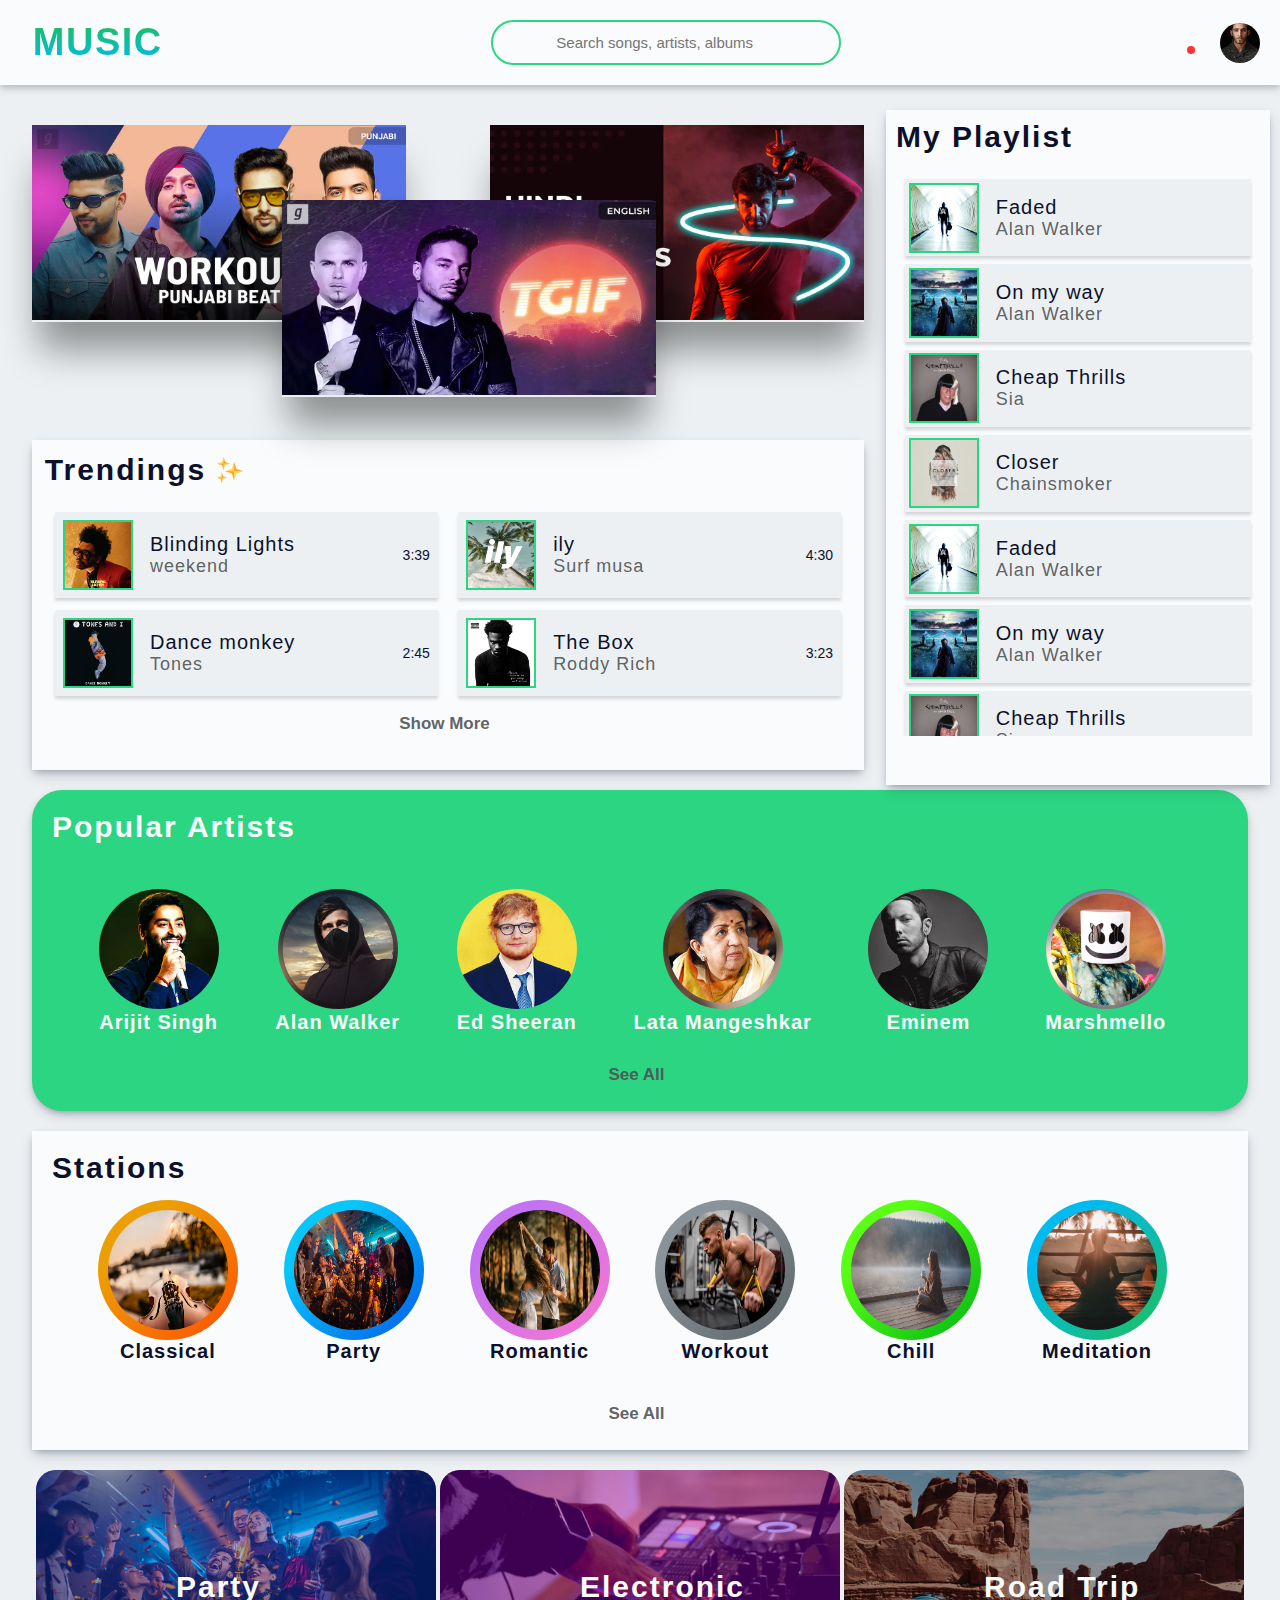
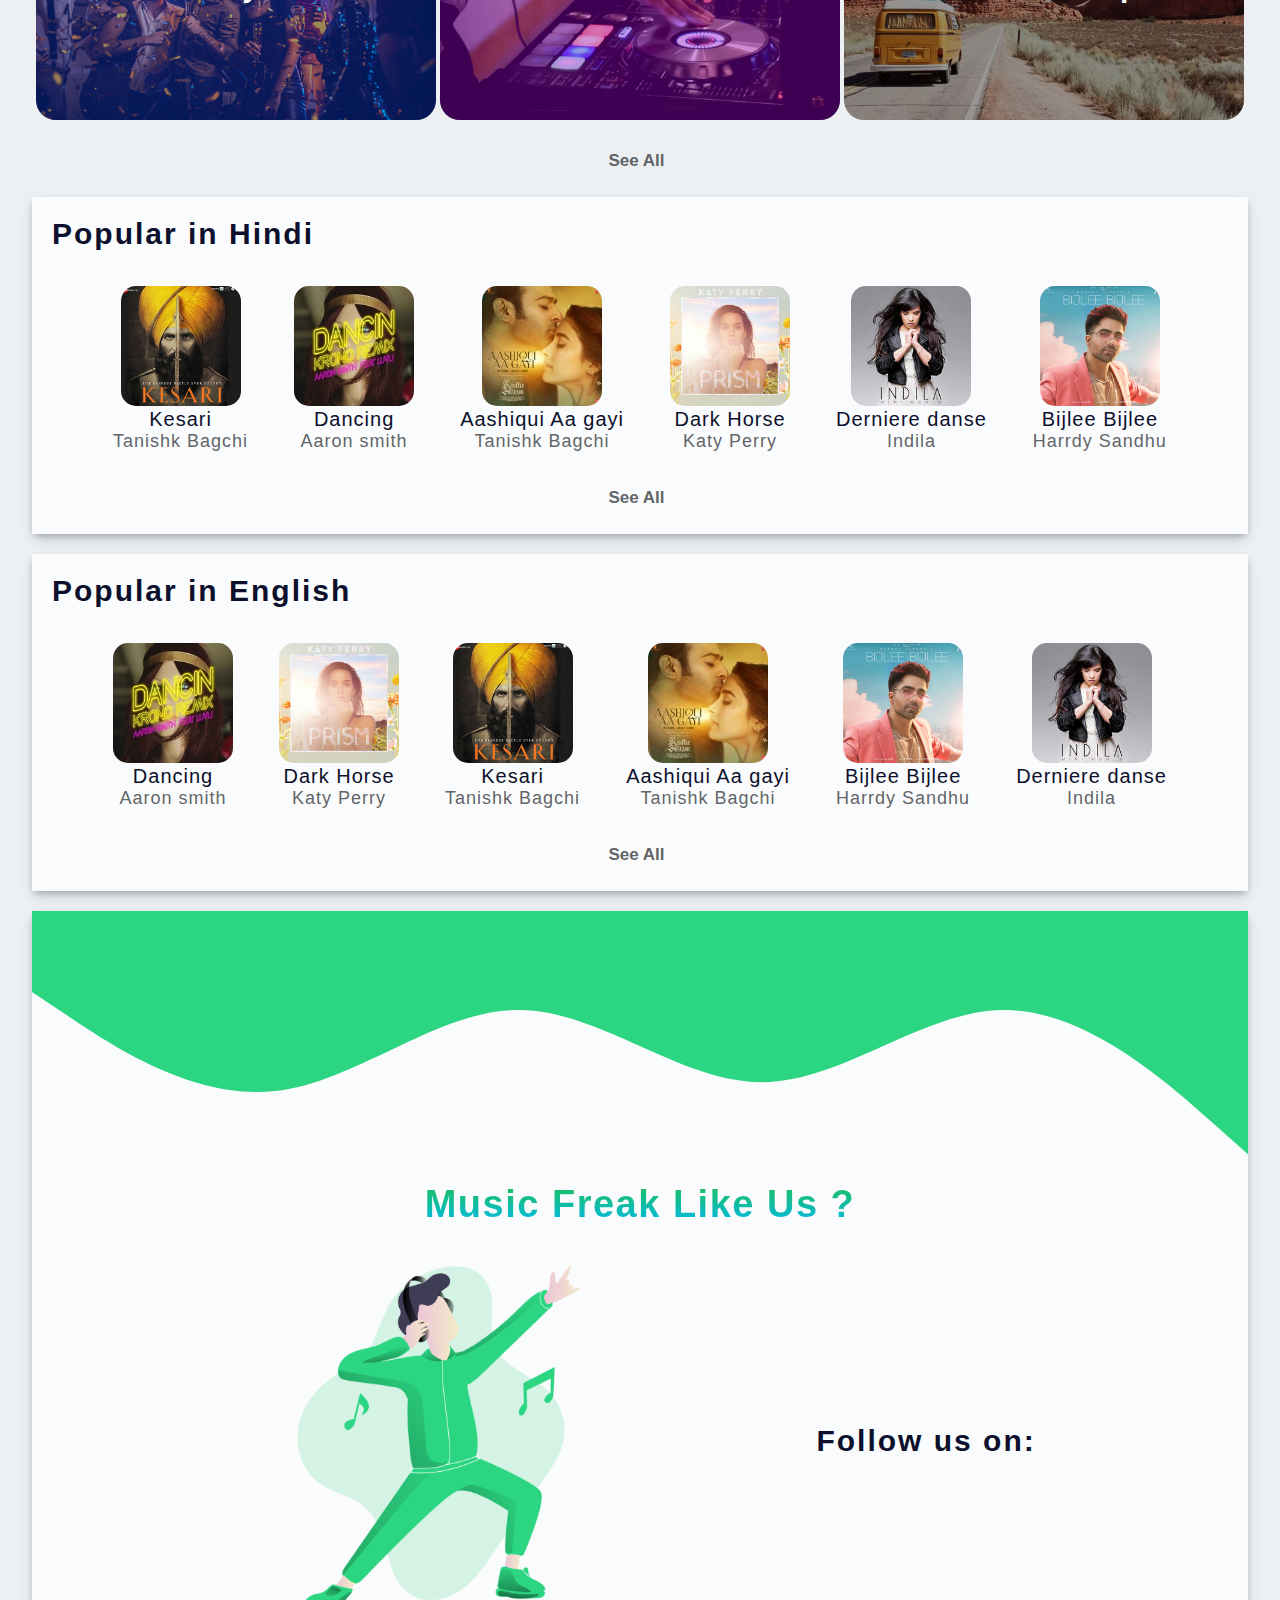
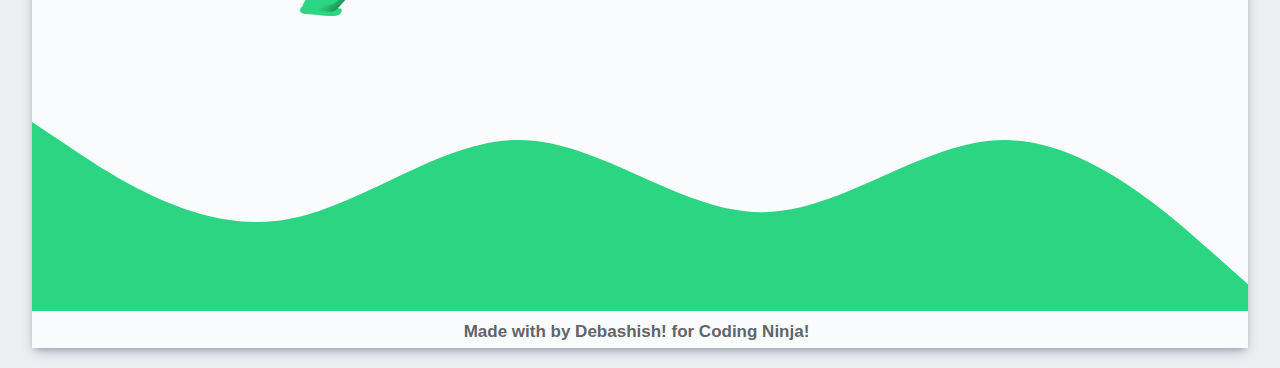
<file: index.html>
<!DOCTYPE html>
<html lang="en">

<head>
    <!-- meta tags -->
    <meta charset="UTF-8">
    <meta http-equiv="X-UA-Compatible" content="IE=edge">
    <meta name="viewport" content="width=device-width, initial-scale=1.0">
    <!-- title -->
    <title> Music | Coding NInja Music channel</title>
    <!-- favicon -->
    <link rel="icon" type="image/x-icon" href="./images/basic-images/favicon.ico">
    <!-- (index.html) css file  -->
    <link rel="stylesheet" href="./styles/index-style.css">
    <!-- font-awesome link for icons -->
    <link rel="stylesheet" href="https://use.fontawesome.com/releases/v5.5.0/css/all.css"
        integrity="sha384-B4dIYHKNBt8Bc12p+WXckhzcICo0wtJAoU8YZTY5qE0Id1GSseTk6S+L3BlXeVIU" crossorigin="anonymous">

</head>
<!-- Important -->
    <!-- ways to  Trigger popup boxes
        - on playlist section vertical dots.
        - on trending section each song horizontal dots.
     -->

     <!-- ways to Trigger Play bar (index.html) 
        - Playlist section tap on play icon.
        - (on Desktop) Trending section hover on song image play icon appear and click.
        - (on Mobile) Trending section click on song image .

        - (popular hindi and english section) click on song image.

        *NOTE: In case you are testing for reponsiveness in desktop in order to see play bar
         you need to scroll to bottom (specially in firefox). However, everything works fine if you are testing
         on real devices and not on inspect mode.
    -->

    <!-- click on any artist to visit artist page -->

    <!-- Different carousel approch for mobile devices. -->
    
<body>

    <!-- Header  section-->

    <header>
        <div class="container flex space-between">

            <!-- Brand related stuff -->

            <div class="brand">
                <div class="brand-icon large-icon">
                    <i class="fas fa-headphones"></i>
                </div>
                <div class="brand-name">
                    <a href="#">
                        <h1>MUSIC</h1>
                    </a>
                </div>
            </div>

            <!-- desktop search bar -->

            <div class="desktop-search-container">
                <div class="search flex space-evenly">
                    <div>
                        <i class="fas fa-search small-icon green pointer"></i>
                    </div>

                    <div>
                        <input type="text" placeholder='Search songs, artists, albums'>
                    </div>

                    <div>
                        <i class="fas fa-microphone small-icon green pointer"></i>
                    </div>
                </div>
            </div>

            <!-- menu icon  for Mobile devices-->

            <div class="menu-icon large-icon">
                <!-- clicking on it trigger menu section -->
                <a href="#menu-show">
                    <i class="fas fa-bars green"></i>
                </a>
            </div>

            <!-- user related features -->

            <div class="user flex">

                <div>
                    <i class="fas fa-globe-americas small-icon green  pointer"></i>
                </div>

                <div class="notification">
                    <div class='red-dot'></div>
                    <i class="fas fa-bell small-icon green pointer"></i>
                </div>

                <div class='user-img  pointer'>
                    <img src="./images/basic-images/user.avif" alt="user-image">
                </div>
            </div>

        </div>

        <!-- Search bar for mobile device -->

        <div class="mobile-search-container flex center">

            <div class="search flex space-evenly">
                <div>
                    <i class="fas fa-search small-icon green pointer"></i>
                </div>

                <div>
                    <input type="text" placeholder='Search songs, artists, albums, more'>
                </div>

                <div>
                    <i class="fas fa-microphone small-icon green pointer"></i>
                </div>
            </div>

        </div>

    </header>
    <!-- Header section ends -->

    <!-- menu icon  for Mobile devices-->

    <div class="mobile-menu " id="menu-show">

        <div class="close">
            <a href="#">
                <i class="fas fa-times large-icon black"></i>
            </a>
        </div>

        <div class="option">
            <div>
                <i class="fas fa-user-alt small-icon green"></i>
            </div>
            <div>
                <h3>My Account</h3>
            </div>
        </div>

        <div class="option">
            <div>
                <i class="fas fa-bell small-icon green"></i>
            </div>
            <div>
                <h3>Notifications</h3>
            </div>
        </div>

        <div class="option">
            <div>
                <i class="fas fa-globe-americas small-icon green"></i>
            </div>
            <div>
                <h3>Languages</h3>
            </div>
        </div>

    </div>


    <!-- carousel section -->

    <section class="carousel-container">

        <div class="carousel flex space-between">

            <div class="banner  pointer">
                <img src="./images/carousel/banner-1.webp" alt="banner">
            </div>

            <div class="banner  pointer">
                <img src="./images/carousel/banner-3.webp" alt="banner">
            </div>
        </div>

        <div class="center-banner banner  pointer">
            <img src="./images/carousel/banner-2.webp" alt="banner">
        </div>

    </section>

    <!-- mobile carousel only for mobile devices -->
    <section class="mobile-carousel flex center">

        <div class="mob-car-holder">
            <!-- Image will change with animation -->
        </div>

    </section>


    <!-- Playlist section -->

    <section class="playlist-container" id="playlist">
        <!-- title -->
        <div class="playlist-head flex space-between ">
            <div class='flex'>
                <h2>My Playlist</h2>
                <i class="fas fa-compact-disc large-icon cd black"></i>
            </div>

            <div>
                <a href="#playlist-pop">
                    <i class="fas fa-ellipsis-v small-icon dark"></i>
                </a>
            </div>

             <!-- play list popup -->
             <!-- positioned relative to playlist -head mentioned in (index-style.css) -->

            <div class="popup" id="playlist-pop">
                <!-- closin it redirect to playlist section -->
                <div class="close">
                    <a href="#playlist">
                        <i class="fas fa-times small-icon black"></i>
                    </a>
                </div>
                <div class="option">
                    <div>
                        <i class="fas fa-play small-icon green"></i>
                    </div>
                    <div>
                        <h3>Play All</h3>
                    </div>
                </div>
                <div class="option">
                    <div>
                        <i class="fas fa-filter small-icon green"></i>
                    </div>
                    <div>
                        <h3>Filter</h3>
                    </div>
                </div>
            </div>
        </div>
        
       
        <!-- songs  -->

        <div class="playlist">

            <div class="songs-list ">

                <!-- container to manage song details and featres -->

                <div class="song-container flex space-between scaled">
                    <!-- song details like img,name, author -->
                    <div class="song flex">

                        <div class="song-img">
                            <img src="./images/playlist/img-1.jpg" alt="song-image">
                        </div>

                        <div class="song-details">
                            <div class="song-name">
                                <h3>Faded</h3>
                            </div>

                            <div class="song-author">
                                <h4>Alan Walker</h4>
                            </div>
                        </div>
                    </div>
                    <!-- song features like play, like -->
                    <div class="song-feature flex">
                        <div>
                            <a href="#playbar-pop">
                                <i class="fas fa-play small-icon black scaled"></i>
                            </a>
                        </div>

                        <div>
                            <i class="far fa-heart small-icon red like scaled"></i>
                        </div>
                    </div>

                </div>

                <div class="song-container flex space-between scaled">
                    <!-- song details like img,name, author -->
                    <div class="song flex">
                        <div class="song-img">
                            <img src="./images/playlist/img-2.jpg" alt="song-image">
                        </div>

                        <div class="song-details">
                            <div class="song-name">
                                <h3>On my way</h3>
                            </div>
                            <div class="song-author">
                                <h4>Alan Walker</h4>
                            </div>
                        </div>

                    </div>
                    <!-- song features like play, like -->
                    <div class="song-feature flex">
                        <div>
                            <a href="#playbar-pop">
                                <i class="fas fa-play small-icon black scaled"></i>
                            </a>
                        </div>

                        <div>
                            <i class="fas fa-heart small-icon red like scaled"></i>
                        </div>

                    </div>
                </div>

                <div class="song-container flex space-between scaled">
                    <!-- song details like img,name, author -->
                    <div class="song flex">

                        <div class="song-img">
                            <img src="./images/playlist/img-3.webp" alt="song-image">
                        </div>

                        <div class="song-details">
                            <div class="song-name">
                                <h3>Cheap Thrills</h3>
                            </div>

                            <div class="song-author">
                                <h4>Sia</h4>
                            </div>
                        </div>

                    </div>
                    <!-- song features like play, like -->
                    <div class="song-feature flex">
                        <div>
                            <a href="#playbar-pop">
                                <i class="fas fa-play small-icon black scaled"></i>
                            </a>
                        </div>

                        <div>
                            <i class="fas fa-heart small-icon red like scaled"></i>
                        </div>

                    </div>
                </div>

                <div class="song-container flex space-between scaled">
                    <!-- song details like img,name, author -->
                    <div class="song flex">
                        <div class="song-img">
                            <img src="./images/playlist/img-4.jpg" alt="song-image">
                        </div>
                        <div class="song-details">
                            <div class="song-name">
                                <h3>Closer</h3>
                            </div>
                            <div class="song-author">
                                <h4>Chainsmoker</h4>
                            </div>
                        </div>
                    </div>
                    <!-- song features like play, like -->
                    <div class="song-feature flex">
                        <div>
                            <a href="#playbar-pop">
                                <i class="fas fa-play small-icon black scaled"></i>
                            </a>
                        </div>
                        <div>
                            <i class="far fa-heart small-icon red like scaled"></i>
                        </div>
                    </div>
                </div>

                <div class="song-container flex space-between scaled">
                    <!-- song details like img,name, author -->
                    <div class="song flex">
                        <div class="song-img">
                            <img src="./images/playlist/img-1.jpg" alt="song-image">
                        </div>
                        <div class="song-details">
                            <div class="song-name">
                                <h3>Faded</h3>
                            </div>
                            <div class="song-author">
                                <h4>Alan Walker</h4>
                            </div>
                        </div>
                    </div>
                    <!-- song features like play, like -->
                    <div class="song-feature flex">
                        <div>
                            <a href="#playbar-pop">
                                <i class="fas fa-play small-icon black scaled"></i>
                            </a>
                        </div>
                        <div>
                            <i class="fas fa-heart small-icon red like scaled"></i>
                        </div>
                    </div>
                </div>

                <div class="song-container flex space-between scaled">
                    <!-- song details like img,name, author -->
                    <div class="song flex">
                        <div class="song-img">
                            <img src="./images/playlist/img-2.jpg" alt="song-image">
                        </div>
                        <div class="song-details">
                            <div class="song-name">
                                <h3>On my way</h3>
                            </div>
                            <div class="song-author">
                                <h4>Alan Walker</h4>
                            </div>
                        </div>
                    </div>
                    <!-- song features like play, like -->
                    <div class="song-feature flex">
                        <div>
                            <a href="#playbar-pop">
                                <i class="fas fa-play small-icon black scaled"></i>
                            </a>
                        </div>
                        <div>
                            <i class="far fa-heart small-icon red like scaled "></i>
                        </div>
                    </div>
                </div>

                <div class="song-container flex space-between scaled">
                    <!-- song details like img,name, author -->
                    <div class="song flex">
                        <div class="song-img">
                            <img src="./images/playlist/img-3.webp" alt="song-image">
                        </div>
                        <div class="song-details">
                            <div class="song-name">
                                <h3>Cheap Thrills</h3>
                            </div>
                            <div class="song-author">
                                <h4>Sia</h4>
                            </div>
                        </div>
                    </div>
                    <!-- song features like play, like -->
                    <div class="song-feature flex">
                        <div>
                            <a href="#playbar-pop">
                                <i class="fas fa-play small-icon black scaled"></i>
                            </a>
                        </div>
                        <div>
                            <i class="far fa-heart small-icon red like scaled"></i>
                        </div>
                    </div>
                </div>

                <div class="song-container flex space-between scaled">
                    <!-- song details like img,name, author -->
                    <div class="song flex">
                        <div class="song-img">
                            <img src="./images/playlist/img-4.jpg" alt="song-image">
                        </div>
                        <div class="song-details">
                            <div class="song-name">
                                <h3>Closer</h3>
                            </div>
                            <div class="song-author">
                                <h4>The Chainsmokers</h4>
                            </div>
                        </div>
                    </div>
                    <!-- song features like play, like -->
                    <div class="song-feature flex">
                        <div>
                            <a href="#playbar-pop">
                                <i class="fas fa-play small-icon black scaled"></i>
                            </a>
                        </div>
                        <div>
                            <i class="far fa-heart small-icon red like scaled"></i>
                        </div>
                    </div>
                </div>
            </div>
        </div>

    </section>

    <!-- Trending section -->
    <!-- id given so closing song features icon will redirect to this section again -->
    <section class="trending-container " id="trending">
        <!-- trending head properties same as playlist head -->
        <div class="playlist-head flex space-between ">
            <div class="flex">
                <h2>Trendings</h2>
                <!-- sparkle  image -->
                <img class="sparkle" src="./images/basic-images/sparkle.png" alt="sparkle">
            </div>
            <div>
                <a href="#">
                    <i class="fas fa-ellipsis-v small-icon dark "></i>
                </a>
            </div>
        </div>

        <!-- trendin songs properties same as playlist song containers and songs
            some media queries for responsivness
        -->

        <div class="songs-section flex wrap">

            <div class="song-container trending-song-container flex space-between scaled ">

                <!-- song details like img,name, author -->
                <div class="song trending-song flex">
                    <div class="song-img">
                        <a href="#playbar-pop">
                            <img src="./images/playlist/img-6.jpg" alt="song-image">
                        </a>
                        <div class="hover-play-box flex center">
                            <a href="#playbar-pop">
                                <i class="fas fa-play small-icon hover-play"></i>
                            </a>
                        </div>
                    </div>
                    <div class="song-details">
                        <div class="song-name">
                            <h3>Blinding Lights</h3>
                        </div>
                        <div class="song-author">
                            <h4>weekend</h4>
                        </div>
                    </div>
                </div>

                <!-- pop-up for song featyres triggered by horizontal dots icon -->

                <div class="song-pop-up" id="trend-song-pop-1">
                    <a href="#trending">
                        <i class="fas fa-times small-icon scaled black"></i>
                    </a>
                    <div class="flex">
                        <i class="fas fa-download small-icon scaled right green"></i>
                        <h4>Download</h4>
                    </div>
                    <div class="flex">
                        <i class="fas fa-plus small-icon scaled right green"></i>
                        <h4>Add to Playlist</h4>
                    </div>
                </div>

                <!-- song features like play, like -->
                <div class="song-feature flex flex-col center ">
                    <div>
                        <a href="#trend-song-pop-1">
                            <i class="fas fa-ellipsis-h  small-icon green scaled"></i>
                        </a>
                    </div>
                    <div>
                        <h5>3:39</h5>
                    </div>
                </div>
            </div>

            <div class="song-container trending-song-container flex space-between scaled">
                <!-- song details like img,name, author -->
                <div class="song trending-song  flex">
                    <div class="song-img">
                        <a href="#playbar-pop">
                            <img src="./images/playlist/img-7.jpg" alt="song-image">
                        </a>
                        <div class="hover-play-box flex center">
                            <a href="#playbar-pop">
                                <i class="fas fa-play small-icon hover-play"></i>
                            </a>
                        </div>
                    </div>
                    <div class="song-details">
                        <div class="song-name">
                            <h3>ily</h3>
                        </div>
                        <div class="song-author">
                            <h4>Surf musa</h4>
                        </div>
                    </div>


                    <!-- pop-up for song featyres triggered by horizontal dots icon -->

                    <div class="song-pop-up" id="trend-song-pop-2">
                        <a href="#trending">
                            <i class="fas fa-times small-icon scaled black"></i>
                        </a>
                        <div class="flex">
                            <i class="fas fa-download small-icon scaled right green"></i>
                            <h4>Download</h4>
                        </div>
                        <div class="flex">
                            <i class="fas fa-plus small-icon scaled right green"></i>
                            <h4>Add to Playlist</h4>
                        </div>
                    </div>

                </div>
                <!-- song features like play, like -->
                <div class="song-feature ">
                    <div>
                        <a href="#trend-song-pop-2">
                            <i class="fas fa-ellipsis-h small-icon green scaled"></i>
                        </a>
                    </div>
                    <div>
                        <h5>4:30</h5>
                    </div>
                </div>
            </div>
        </div>

        <div class="songs-section flex wrap">
            <div class="song-container trending-song-container flex space-between scaled">
                <!-- song details like img,name, author -->
                <div class="song trending-song flex">
                    <div class="song-img">
                        <a href="#playbar-pop">
                            <img src="./images/playlist/img-8.jpg" alt="song-image">
                        </a>
                        <div class="hover-play-box flex center">
                            <a href="#playbar-pop">
                                <i class="fas fa-play small-icon hover-play"></i>
                            </a>
                        </div>
                    </div>
                    <div class="song-details">
                        <div class="song-name">
                            <h3>Dance monkey</h3>
                        </div>
                        <div class="song-author">
                            <h4>Tones</h4>
                        </div>
                    </div>

                    <!-- pop-up for song featyres triggered by horizontal dots icon -->

                    <div class="song-pop-up" id="trend-song-pop-3">
                        <a href="#trending">
                            <i class="fas fa-times small-icon scaled black"></i>
                        </a>
                        <div class="flex">
                            <i class="fas fa-download small-icon scaled right green"></i>
                            <h4>Download</h4>
                        </div>
                        <div class="flex">
                            <i class="fas fa-plus small-icon scaled right green"></i>
                            <h4>Add to Playlist</h4>
                        </div>
                    </div>

                </div>
                <!-- song features like play, like -->
                <div class="song-feature flex flex-col center ">
                    <div>
                        <a href="#trend-song-pop-3">
                            <i class="fas fa-ellipsis-h  small-icon green scaled"></i>
                        </a>
                    </div>
                    <div>
                        <h5>2:45</h5>
                    </div>
                </div>
            </div>

            <div class="song-container trending-song-container flex space-between scaled">
                <!-- song details like img,name, author -->
                <div class="song trending-song flex">
                    <div class="song-img">
                        <a href="#playbar-pop">
                            <img src="./images/playlist/img-9.jpg" alt="song-image">
                        </a>
                        <div class="hover-play-box flex center">
                            <a href="#playbar-pop">
                                <i class="fas fa-play small-icon hover-play"></i>
                            </a>
                        </div>
                    </div>
                    <div class="song-details">
                        <div class="song-name">
                            <h3>The Box</h3>
                        </div>
                        <div class="song-author">
                            <h4>Roddy Rich</h4>
                        </div>
                    </div>

                    <!-- pop-up for song featyres triggered by horizontal dots icon -->

                    <div class="song-pop-up" id="trend-song-pop-4">
                        <a href="#trending">
                            <i class="fas fa-times small-icon scaled black"></i>
                        </a>

                        <div class="flex">
                            <i class="fas fa-download small-icon scaled right green"></i>
                            <h4>Download</h4>
                        </div>
                        <div class="flex">
                            <i class="fas fa-plus small-icon scaled right green"></i>
                            <h4>Add to Playlist</h4>
                        </div>
                    </div>

                </div>
                <!-- song features like play, like -->
                <div class="song-feature ">
                    <div>
                        <a href="#trend-song-pop-4">
                            <i class="fas fa-ellipsis-h green small-icon scaled"></i>
                        </a>
                    </div>
                    <div>
                        <h5>3:23</h5>
                    </div>
                </div>
            </div>
        </div>

        <!-- Show more -->

        <div class="show-more flex center">
            <h5>Show More</h5>
            <i class="fas fa-chevron-right small-icon scaled black"></i>
        </div>
    </section>

    <!-- playbar -->

    <section class="playbar-container" id="playbar-pop">
        <div class="play-bar flex space-between">
            <div class=" playbar-song flex space-evenly  ">
                <!-- song details like img,name, author -->
                <div class="song flex">
                    <div class="song-img play-bar-song-img">
                        <img src="./images/playlist/img-6.jpg" alt="song-image">
                    </div>
                    <div class="song-details">
                        <div class="song-name">
                            <h3>Blinding Lights</h3>
                        </div>
                        <div class="song-author">
                            <h4>weekend</h4>
                        </div>
                    </div>
                </div>
                <!-- song features like play, like -->
                <div class="song-feature flex flex-col center playbar-like">
                    <div>
                        <i class="far fa-heart small-icon red like scaled"></i>
                    </div>
                </div>
            </div>

            <div class="song-controls flex flex-col space-between">
                <div class="controls flex center">
                    <i class="fas fa-random small-icon green"></i>
                    <i class="fas fa-step-backward small-icon black"></i>
                    <i class="far fa-pause-circle medium-icon"></i>
                    <i class="fas fa-step-forward small-icon black"></i>
                    <i class="fas fa-redo small-icon green"></i>
                </div>

                <div class="range flex center">
                    <h5>0:00</h5>
                    <input type="range">
                    <h5>3:45</h5>
                </div>
            </div>

            <div class="volume flex space-between">
                <i class="fas fa-volume-up small-icon black "></i>
                <input type="range" >
            </div>

            <div class="user-function flex flex-col space-between">
                <div>
                    <a href="#">
                        <i class="fas fa-times small-icon scaled black"></i>
                    </a>
                </div>
                <div>
                    <a href="#">
                        <i class="fas fa-ellipsis-h small-icon green scaled"></i>
                    </a>
                </div>
            </div>
        </div>
    </section>

    <!-- Popular artist section -->

    <section class="artist-container">
        <div class="artist-head">
            <h2> Popular Artists</h2>
        </div>

        <div class="artist-group flex wrap space-evenly">

            <div class="artist flex flex-col wrap">
                <a href="./artist.html">
                    <img class="artist-img" src="./images/artist/artist-1.webp" alt="artist-image">
                </a>
                <h3>Arijit Singh</h3>
            </div>

            <div class="artist flex flex-col wrap">
                <a href="./artist.html">
                    <img class="artist-img" src="images/artist/artist-2.jpg" alt="artist-image">
                </a>
                <h3>Alan Walker</h3>
            </div>

            <div class="artist flex flex-col wrap">
                <a href="./artist.html">
                    <img class="artist-img" src="./images/artist/artist-3.jpg" alt="artist-image">
                </a>
                <h3>Ed Sheeran</h3>
            </div>

            <div class="artist flex flex-col wrap">
                <a href="./artist.html">
                    <img class="artist-img" src="./images/artist/artist-4.jpg" alt="artist-image">
                </a>
                <h3>Lata Mangeshkar</h3>
            </div>

            <div class="artist flex flex-col wrap">
                <a href="./artist.html">
                    <img class="artist-img" src="./images/artist/artist-5.jpg" alt="artist-image">
                </a>
                <h3>Eminem</h3>
            </div>

            <div class="artist flex flex-col wrap">
                <a href="./artist.html">
                    <img class="artist-img" src="./images/artist/artist-6.jpg" alt="artist-image">
                </a>
                <h3>Marshmello</h3>
            </div>

        </div>
        <div class="show-more artist-more flex center">
            <h5>See All</h5>
            <i class="fas fa-chevron-right small-icon scaled black"></i>
        </div>
    </section>

    <!-- Station section  -->

    <section class="station-container ">
        <div class="artist-head station-head">
            <h2> Stations</h2>
        </div>

        <div class="station-group flex wrap space-evenly">

            <div class="station flex flex-col ">
                <div class="station-holder station-holder-1 flex  center">
                    <img src="./images/stations/station-1.jpg" alt="station-img">
                </div>
                <h3>Classical</h3>
            </div>

            <div class="station flex flex-col ">
                <div class="station-holder station-holder-2 flex  center">
                    <img src="./images/stations/station-2.jpg" alt="station-img">
                </div>
                <h3>Party</h3>
            </div>

            <div class="station flex flex-col ">
                <div class="station-holder station-holder-3 flex  center">
                    <img src="./images/stations/station-3.avif" alt="station-img">
                </div>
                <h3>Romantic</h3>
            </div>

            <div class="station flex flex-col ">
                <div class="station-holder station-holder-4 flex  center">
                    <img src="./images/stations/station-4.avif" alt="station-img">
                </div>
                <h3>Workout</h3>
            </div>

            <div class="station flex flex-col ">
                <div class="station-holder station-holder-5 flex  center">
                    <img src="./images/stations/station-5.jpg" alt="station-img">
                </div>
                <h3>Chill</h3>
            </div>

            <div class="station flex flex-col ">
                <div class="station-holder station-holder-6 flex  center">
                    <img src="./images/stations/station-6.avif" alt="station-img">
                </div>
                <h3>Meditation</h3>
            </div>

        </div>
        <div class="show-more flex center">
            <h5>See All</h5>
            <i class="fas fa-chevron-right small-icon scaled black"></i>
        </div>
    </section>

    <!-- Mood cards -->

    <section class="cards-container">

        <div class="cards-group flex space-evenly wrap">

            <div class="card pointer">
                <div class="card-holder card-1">
                    <h2>Party</h2>
                </div>
            </div>

            <div class="card pointer">
                <div class="card-holder card-2">
                    <h2>Electronic</h2>
                </div>
            </div>

            <div class="card pointer">
                <div class="card-holder card-3">
                    <h2>Road Trip</h2>
                </div>
            </div>
        </div>

        <div class="show-more flex center">
            <h5>See All</h5>
            <i class="fas fa-chevron-right small-icon scaled black"></i>
        </div>

    </section>

    <!-- Hindi popular -->

    <section class="popular-container station-container">

        <div class="station-head artist-head">
            <h2> Popular in Hindi</h2>
        </div>

        <div class="popular-song-group artist-group flex space-evenly wrap">

            <div class="popular-song flex flex-col wrap">
                <a href="#playbar-pop">
                    <img src="./images/popular-song/song-1.jpg" alt="popular-song-image">
                </a>
                <h3>Kesari</h3>
                <h4>Tanishk Bagchi</h4>
            </div>

            <div class="popular-song flex flex-col wrap">
                <a href="#playbar-pop">
                    <img src="./images/popular-song/song-2.jpg" alt="popular-song-image">
                </a>
                <h3>Dancing</h3>
                <h4>Aaron smith</h4>
            </div>

            <div class="popular-song flex flex-col wrap">
                <a href="#playbar-pop">
                    <img src="./images/popular-song/song-3.jpg" alt="popular-song-image">
                </a>
                <h3>Aashiqui Aa gayi</h3>
                <h4>Tanishk Bagchi</h4>
            </div>

            <div class="popular-song flex flex-col wrap">
                <a href="#playbar-pop">
                    <img src="./images/popular-song/song-4.jpg" alt="popular-song-image">
                </a>
                <h3>Dark Horse</h3>
                <h4>Katy Perry</h4>
            </div>

            <div class="popular-song flex flex-col wrap">
                <a href="#playbar-pop">
                    <img src="./images/popular-song/song-5.jpg" alt="popular-song-image">
                </a>
                <h3>Derniere danse</h3>
                <h4>Indila</h4>
            </div>

            <div class="popular-song flex flex-col wrap">
                <a href="#playbar-pop">
                    <img src="./images/popular-song/song-6.jpg" alt="popular-song-image">
                </a>
                <h3>Bijlee Bijlee</h3>
                <h4>Harrdy Sandhu</h4>
            </div>

        </div>

        <div class="show-more flex center">
            <h5>See All</h5>
            <i class="fas fa-chevron-right small-icon scaled black"></i>
        </div>

    </section>

    <!-- English popular -->

    <section class="popular-container station-container">

        <div class="artist-head station-head">
            <h2> Popular in English</h2>
        </div>

        <div class="popular-song-group artist-group flex space-evenly wrap">

            <div class="popular-song flex flex-col wrap">
                <a href="#playbar-pop">
                    <img src="./images/popular-song/song-2.jpg" alt="popular-song-image">
                </a>
                <h3>Dancing</h3>
                <h4>Aaron smith</h4>
            </div>

            <div class="popular-song flex flex-col wrap">
                <a href="#playbar-pop">
                    <img src="./images/popular-song/song-4.jpg" alt="popular-song-image">
                </a>
                <h3>Dark Horse</h3>
                <h4>Katy Perry</h4>
            </div>

            <div class="popular-song flex flex-col wrap">
                <a href="#playbar-pop">
                    <img src="./images/popular-song/song-1.jpg" alt="popular-song-image">
                </a>
                <h3>Kesari</h3>
                <h4>Tanishk Bagchi</h4>
            </div>

            <div class="popular-song flex flex-col wrap">
                <a href="#playbar-pop">
                    <img src="./images/popular-song/song-3.jpg" alt="popular-song-image">
                </a>
                <h3>Aashiqui Aa gayi</h3>
                <h4>Tanishk Bagchi</h4>
            </div>

            <div class="popular-song flex flex-col wrap">
                <a href="#playbar-pop">
                    <img src="./images/popular-song/song-6.jpg" alt="popular-song-image">
                </a>
                <h3>Bijlee Bijlee</h3>
                <h4>Harrdy Sandhu</h4>
            </div>

            <div class="popular-song flex flex-col wrap">
                <a href="#playbar-pop">
                    <img src="./images/popular-song/song-5.jpg" alt="popular-song-image">
                </a>
                <h3>Derniere danse</h3>
                <h4>Indila</h4>
            </div>

        </div>

        <div class="show-more flex center">
            <h5>See All</h5>
            <i class="fas fa-chevron-right small-icon scaled black"></i>
        </div>

    </section>

    <!-- Footer section -->

    <footer class="footer-container">

        <!-- Found this svg option for creating wave like shape -->
        <!-- Down wave -->
        <svg xmlns="http://www.w3.org/2000/svg" viewBox="0 0 1440 320">
            <path fill="#2cd581" fill-opacity="1"
                d="M0,96L48,128C96,160,192,224,288,213.3C384,203,480,117,576,117.3C672,117,768,203,864,202.7C960,203,1056,117,1152,117.3C1248,117,1344,203,1392,245.3L1440,288L1440,0L1392,0C1344,0,1248,0,1152,0C1056,0,960,0,864,0C768,0,672,0,576,0C480,0,384,0,288,0C192,0,96,0,48,0L0,0Z">
            </path>
        </svg>
        <!-- footer head -->
        <div class="footer-head">
            <h1>Music Freak Like Us ?</h1>
        </div>
        <!-- footer group -->
        <div class="footer-group flex space-evenly wrap">

            <div class="footer-image">
                <img src="./images/basic-images/music-man.png" alt="music-man-image">
            </div>

            <!-- social links -->

            <div class="social-links flex flex-col wrap ">

                <h2>Follow us on:</h2>

                <div class="links-group flex space-between">
                    <a href="https://www.instagram.com" target="_blank">
                        <i class="fab fa-instagram medium-icon green scaled link"></i>
                    </a>

                    <a href="https://www.facebook.com" target="_blank">
                        <i class="fab fa-facebook-f medium-icon green scaled link"></i>
                    </a>

                    <a href="https://www.youtube.com" target="_blank">
                        <i class="fab fa-youtube medium-icon green scaled link"></i>
                    </a>

                    <a href="https://www.twitter.com" target="_blank">
                        <i class="fab fa-twitter medium-icon green scaled link"></i>
                    </a>
                </div>

            </div>

        </div>

        <!-- up wave -->
        <svg xmlns="http://www.w3.org/2000/svg" viewBox="0 0 1440 320">
            <path fill="#2cd581" fill-opacity="1"
                d="M0,96L48,128C96,160,192,224,288,213.3C384,203,480,117,576,117.3C672,117,768,203,864,202.7C960,203,1056,117,1152,117.3C1248,117,1344,203,1392,245.3L1440,288L1440,320L1392,320C1344,320,1248,320,1152,320C1056,320,960,320,864,320C768,320,672,320,576,320C480,320,384,320,288,320C192,320,96,320,48,320L0,320Z">
            </path>
        </svg>

        <!-- credit/copyrights  section -->
        <div class="show-more flex center">
            <h5>Made with <span> <i class="fas fa-heart small-icon scaled red"></i></span> by Debashish! for Coding
                Ninja!
            </h5>
        </div>

    </footer>


</body>

</html>

<!-- Happy Ending ! -->
</file>
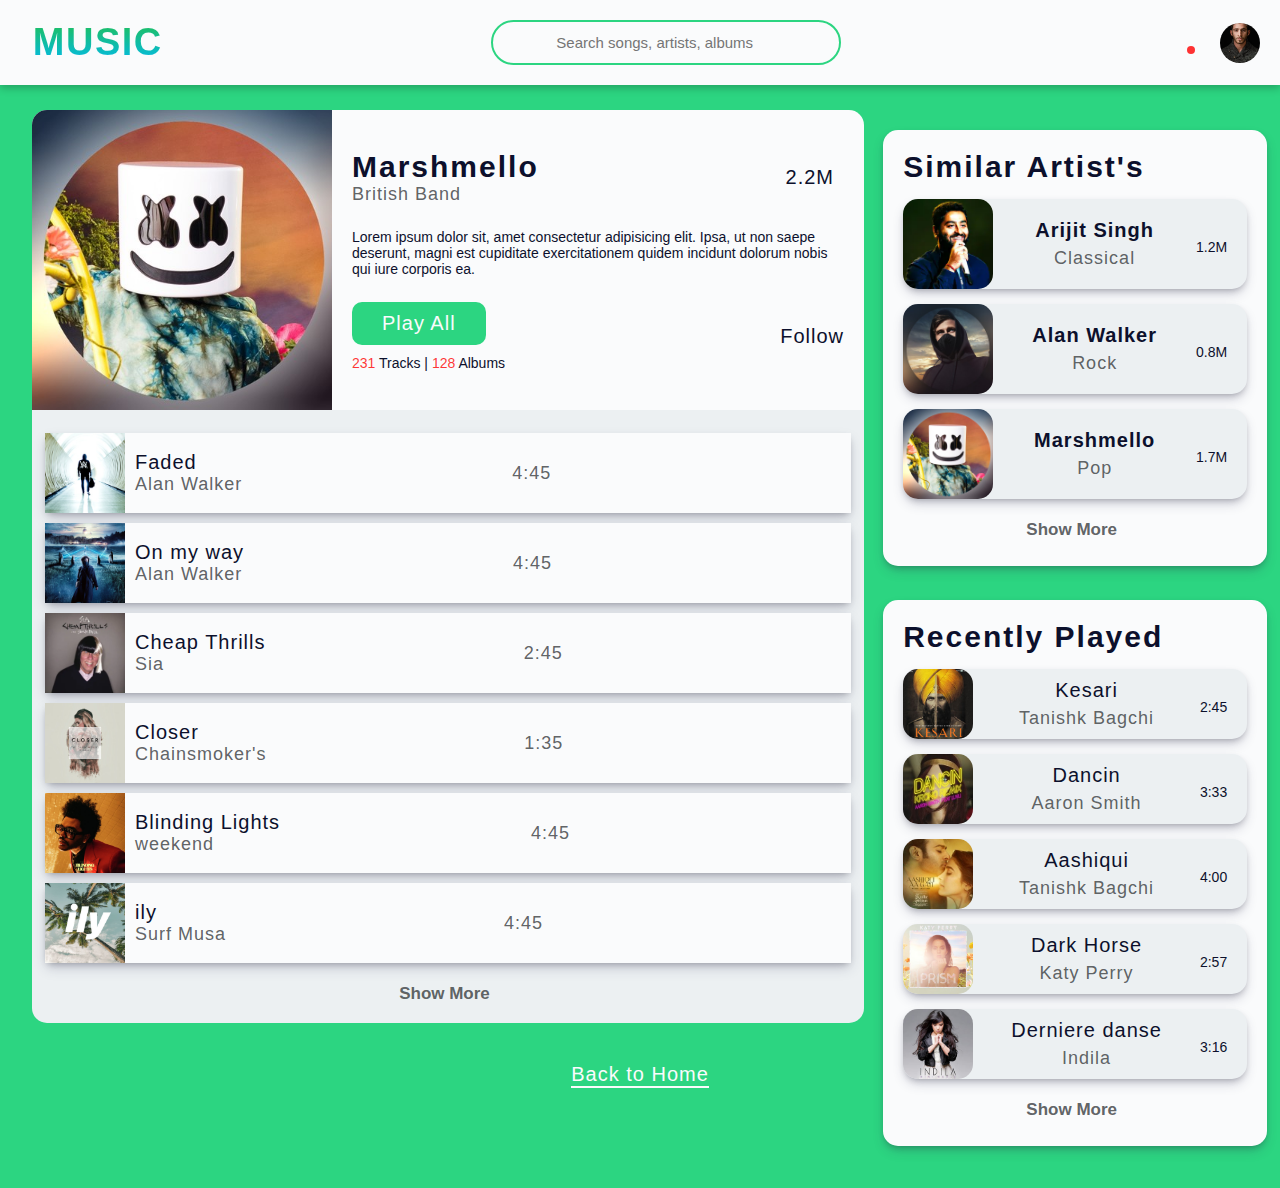
<file: artist.html>
<!DOCTYPE html>
<html lang="en">

<head>
    <meta charset="UTF-8">
    <meta http-equiv="X-UA-Compatible" content="IE=edge">
    <meta name="viewport" content="width=device-width, initial-scale=1.0">
    <title>Music | Artist</title>
    <!-- favicon -->
    <link rel="icon" type="image/x-icon" href="./images/basic-images/favicon.ico">

    <!-- artist page css should be at bottom so it can't be override by index page css because of
         CSS top to bottom property-->

    <!-- inherit some styling from index.html -->
    <link rel="stylesheet" href="./styles/index-style.css">
    <!-- (artist.html) css files -->
    <link rel="stylesheet" href="./styles/artist.css">

    <!-- font-awesome link for icons -->
    <link rel="stylesheet" href="https://use.fontawesome.com/releases/v5.5.0/css/all.css"
        integrity="sha384-B4dIYHKNBt8Bc12p+WXckhzcICo0wtJAoU8YZTY5qE0Id1GSseTk6S+L3BlXeVIU" crossorigin="anonymous">
</head>

<!-- Important -->

<!-- ways to Trigger Play bar (index.html) 
        - Recently Played section tap on play icon.
        - on artist song list click on play icon.

        *NOTE: In case you are testing for reponsiveness in desktop in order to see play bar
         you need to scroll to bottom (specially in firefox). However, everything works fine if you are testing
         on real devices and not on inspect mode.
        -->
    
    <!-- on artist page click on logo(MUSIC) or at bottom (back to home) to go back to (index.html)-->

<body>

    <!-- Header -->

    <header>
        <div class="container flex space-between">

            <!-- Brand related stuff -->

            <div class="brand">
                <div class="brand-icon large-icon">
                    <i class="fas fa-headphones"></i>
                </div>
                <div class="brand-name">
                    <a href="./index.html">
                        <h1>MUSIC</h1>
                    </a>
                </div>
            </div>

            <!-- desktop search bar -->

            <div class="desktop-search-container">
                <div class="search flex space-evenly">
                    <div>
                        <i class="fas fa-search small-icon green pointer"></i>
                    </div>

                    <div>
                        <input type="text" placeholder='Search songs, artists, albums'>
                    </div>

                    <div>
                        <i class="fas fa-microphone small-icon green pointer"></i>
                    </div>
                </div>
            </div>

            <!-- menu icon  for Mobile devices-->

            <div class="menu-icon large-icon">
                <!-- clicking on it trigger menu section -->
                <a href="#menu-show">
                    <i class="fas fa-bars green"></i>
                </a>
            </div>

            <!-- user related features -->

            <div class="user flex">

                <div>
                    <i class="fas fa-globe-americas small-icon green  pointer"></i>
                </div>

                <div class="notification">
                    <div class='red-dot'></div>
                    <i class="fas fa-bell small-icon green pointer"></i>
                </div>

                <div class='user-img  pointer'>
                    <img src="./images/basic-images/user.avif" alt="user-image">
                </div>
            </div>

        </div>

        <!-- Search bar for mobile device -->

        <div class="mobile-search-container flex center">

            <div class="search flex space-evenly">
                <div>
                    <i class="fas fa-search small-icon green pointer"></i>
                </div>

                <div>
                    <input type="text" placeholder='Search songs, artists, albums, more'>
                </div>

                <div>
                    <i class="fas fa-microphone small-icon green pointer"></i>
                </div>
            </div>

        </div>

    </header>
    <!-- Header section ends -->

    <!-- menu icon  for Mobile devices-->

    <div class="mobile-menu " id="menu-show">

        <div class="close">
            <a href="./artist.html">
                <i class="fas fa-times large-icon black"></i>
            </a>
        </div>

        <div class="option">
            <div>
                <i class="fas fa-user-alt small-icon green"></i>
            </div>
            <div>
                <h3>My Account</h3>
            </div>
        </div>

        <div class="option">
            <div>
                <i class="fas fa-bell small-icon green"></i>
            </div>
            <div>
                <h3>Notifications</h3>
            </div>
        </div>

        <div class="option">
            <div>
                <i class="fas fa-globe-americas small-icon green"></i>
            </div>
            <div>
                <h3>Languages</h3>
            </div>
        </div>

    </div>

    <!-- artist-card -->

    <div class="artist-card-container flex">

        <img src="./images/artist/artist-6.jpg" alt="artist-img">

        <div class="artist-data flex flex-col space-evenly">

            <div class="artist-info flex space-between">
                <div class="name-band">
                    <h2>Marshmello</h2>
                    <h4>British Band</h4>
                </div>

                <div class="follower">
                    <h3>2.2M <span> <i class="fas fa-heart small-icon scaled red m-right"></i></span></h3>
                </div>
            </div>

            <div>
                <h5>Lorem ipsum dolor sit, amet consectetur adipisicing elit. Ipsa, ut non saepe deserunt, magni est
                    cupiditate exercitationem quidem incidunt dolorum nobis qui iure corporis ea.</h5>
            </div>

            <div class="artist-features flex space-between">
                <div class="button-tracks">
                    <button class="scaled">
                        <h3>Play All</h3>
                    </button>
                    <h5><span class="red">231</span> Tracks | <span class="red">128</span> Albums</h5>
                </div>
                <div class="follow ">
                    <h3>Follow <span> <i class="fas fa-plus small-icon scaled dark "></i></span></h3>
                </div>
            </div>

        </div>

    </div>

    <!-- Artist songs -->

    <div class="artist-list-container">

        <div class="artist-song flex space-between">
            <div class="artist-song-info flex">
                <img class="m-right" src="./images/playlist/img-1.jpg" alt="artist-song">
                <div class="artist-song-details">
                    <h3>Faded</h3>
                    <h4>Alan Walker</h4>
                </div>
            </div>
            <h4>4:45</h4>
            <div class="artist-icons">
                <a href="#artist-playbar">
                    <i class="fas fa-play small-icon scaled green m-right"></i>
                </a>
                <i class="far fa-heart small-icon scaled red m-right"></i>
                <i class="fas fa-plus small-icon scaled black m-right"></i>
            </div>
        </div>

        <div class="artist-song flex space-between">
            <div class="artist-song-info flex">
                <img class="m-right" src="./images/playlist/img-2.jpg" alt="artist-song">
                <div class="artist-song-details">
                    <h3>On my way</h3>
                    <h4>Alan Walker</h4>
                </div>
            </div>
            <h4>4:45</h4>
            <div class="artist-icons">
                <a href="#artist-playbar">
                    <i class="fas fa-play small-icon scaled green m-right"></i>
                </a>
                <i class="far fa-heart small-icon scaled red m-right"></i>
                <i class="fas fa-plus small-icon scaled black m-right"></i>
            </div>
        </div>

        <div class="artist-song flex space-between">
            <div class="artist-song-info flex">
                <img class="m-right" src="./images/playlist/img-3.webp" alt="artist-song">
                <div class="artist-song-details">
                    <h3>Cheap Thrills</h3>
                    <h4>Sia</h4>
                </div>
            </div>
            <h4>2:45</h4>
            <div class="artist-icons">
                <a href="#artist-playbar">
                    <i class="fas fa-play small-icon scaled green m-right"></i>
                </a>
                <i class="far fa-heart small-icon scaled red m-right"></i>
                <i class="fas fa-plus small-icon scaled black m-right"></i>
            </div>
        </div>

        <div class="artist-song flex space-between">
            <div class="artist-song-info flex">
                <img class="m-right" src="./images/playlist/img-4.jpg" alt="artist-song">
                <div class="artist-song-details">
                    <h3>Closer</h3>
                    <h4>Chainsmoker's</h4>
                </div>
            </div>
            <h4>1:35</h4>
            <div class="artist-icons">
                <a href="#artist-playbar">
                    <i class="fas fa-play small-icon scaled green m-right"></i>
                </a>
                <i class="far fa-heart small-icon scaled red m-right"></i>
                <i class="fas fa-plus small-icon scaled black m-right"></i>
            </div>
        </div>

        <div class="artist-song flex space-between">
            <div class="artist-song-info flex">
                <img class="m-right" src="./images/playlist/img-6.jpg" alt="artist-song">
                <div class="artist-song-details">
                    <h3>Blinding Lights</h3>
                    <h4>weekend</h4>
                </div>
            </div>
            <h4>4:45</h4>
            <div class="artist-icons">
                <a href="#artist-playbar">
                    <i class="fas fa-play small-icon scaled green m-right"></i>
                </a>
                <i class="far fa-heart small-icon scaled red m-right"></i>
                <i class="fas fa-plus small-icon scaled black m-right"></i>
            </div>
        </div>

        <div class="artist-song flex space-between">
            <div class="artist-song-info flex">
                <img class="m-right" src="./images/playlist/img-7.jpg" alt="artist-song">
                <div class="artist-song-details">
                    <h3>ily</h3>
                    <h4>Surf Musa</h4>
                </div>
            </div>
            <h4>4:45</h4>
            <div class="artist-icons">
                <a href="#artist-playbar">
                    <i class="fas fa-play small-icon scaled green m-right"></i>
                </a>
                <i class="far fa-heart small-icon scaled red m-right"></i>
                <i class="fas fa-plus small-icon scaled black m-right"></i>
            </div>
        </div>

        <div class="show-more flex center scaled margin-top">
            <h5>Show More</h5>
            <i class="fas fa-chevron-right small-icon scaled"></i>
        </div>

    </div>

    <!-- similar Artist section -->

    <div class="similar-container">

        <div class="head">
            <h2>Similar Artist's</h2>
        </div>

        <div class="similar-artist flex space-between scaled">
            <img src="./images/artist/artist-1.webp" alt="artist-image">

            <div class="name text-center">
                <h3 class='bold'>Arijit Singh</h3>
                <h4 class="top">Classical</h4>
            </div>

            <div class="text-center right">
                <i class="fas fa-heart small-icon red  scaled"></i>
                <h5 class="top">1.2M</h5>
            </div>
        </div>

        <div class="similar-artist flex space-between scaled">
            <img src="./images/artist/artist-2.jpg" alt="artist-image">

            <div class="name text-center">
                <h3 class='bold'>Alan Walker</h3>
                <h4 class="top">Rock</h4>
            </div>

            <div class="text-center right">
                <i class="fas fa-heart small-icon red  scaled"></i>
                <h5 class="top">0.8M</h5>
            </div>
        </div>

        <div class="similar-artist flex space-between scaled">
            <img src="./images/artist/artist-6.jpg" alt="artist-image">

            <div class="name text-center">
                <h3 class='bold'>Marshmello</h3>
                <h4 class="top">Pop</h4>
            </div>

            <div class="text-center right">
                <i class="fas fa-heart small-icon red  scaled"></i>
                <h5 class="top">1.7M</h5>
            </div>
        </div>

        <div class="show-more flex center scaled margin-top">
            <h5>Show More</h5>
            <i class="fas fa-chevron-right small-icon scaled black"></i>
        </div>

    </div>

    <!-- Recently played section -->

    <div class="similar-container recently-container">

        <div class="head">
            <h2>Recently Played</h2>
        </div>

        <div class="similar-artist flex space-between scaled">
            <img src="./images/popular-song/song-1.jpg" alt="artist-image">

            <div class="name text-center">
                <h3>Kesari</h3>
                <h4 class="top">Tanishk Bagchi</h4>
            </div>

            <div class="text-center right">
                <a href="#artist-playbar">
                    <i class="fas fa-play small-icon green scaled"></i>
                </a>
                <h5 class="top">2:45</h5>
            </div>
        </div>

        <div class="similar-artist flex space-between scaled">
            <img src="./images/popular-song/song-2.jpg" alt="artist-image">

            <div class="name text-center">
                <h3>Dancin</h3>
                <h4 class="top">Aaron Smith</h4>
            </div>

            <div class="text-center right">
                <a href="#artist-playbar">
                    <i class="fas fa-play small-icon green  scaled"></i>
                </a>
                <h5 class="top">3:33</h5>
            </div>
        </div>

        <div class="similar-artist flex space-between scaled">
            <img src="./images/popular-song/song-3.jpg" alt="artist-image">

            <div class="name text-center">
                <h3>Aashiqui</h3>
                <h4 class="top">Tanishk Bagchi</h4>
            </div>

            <div class="text-center right">
                <a href="#artist-playbar">
                    <i class="fas fa-play small-icon green  scaled"></i>
                </a>
                <h5 class="top">4:00</h5>
            </div>
        </div>

        <div class="similar-artist flex space-between scaled">
            <img src="./images/popular-song/song-4.jpg" alt="artist-image">

            <div class="name text-center">
                <h3>Dark Horse</h3>
                <h4 class="top">Katy Perry</h4>
            </div>

            <div class="text-center right">
                <a href="#artist-playbar">
                    <i class="fas fa-play small-icon green  scaled"></i>
                </a>
                <h5 class="top">2:57</h5>
            </div>
        </div>


        <div class="similar-artist flex space-between scaled">
            <img src="./images/popular-song/song-5.jpg" alt="artist-image">

            <div class="name text-center">
                <h3>Derniere danse</h3>
                <h4 class="top">Indila</h4>
            </div>

            <div class="text-center right">
                <a href="#artist-playbar">
                    <i class="fas fa-play small-icon green  scaled"></i>
                </a>
                <h5 class="top">3:16</h5>
            </div>
        </div>

        <div class="show-more flex center scaled margin-top">
            <h5>Show More</h5>
            <i class="fas fa-chevron-right small-icon scaled black"></i>
        </div>
    </div>

    <!-- playbar -->
    <!-- Different id so it will trigger only artist page play bar -->

    <section class="playbar-container" id="artist-playbar">
        <div class="play-bar flex space-between">
            <div class=" playbar-song flex space-evenly  ">
                <!-- song details like img,name, author -->
                <div class="song flex">
                    <div class="song-img play-bar-song-img">
                        <img src="./images/playlist/img-6.jpg" alt="song-image">
                    </div>
                    <div class="song-details">
                        <div class="song-name">
                            <h3>Blinding Lights</h3>
                        </div>
                        <div class="song-author">
                            <h4>weekend</h4>
                        </div>
                    </div>
                </div>
                <!-- song features like play, like -->
                <div class="song-feature flex flex-col center playbar-like">
                    <div>
                        <i class="far fa-heart small-icon red like scaled"></i>
                    </div>
                </div>
            </div>

            <div class="song-controls flex flex-col space-between">
                <div class="controls flex center">
                    <i class="fas fa-random small-icon green"></i>
                    <i class="fas fa-step-backward small-icon black"></i>
                    <i class="far fa-pause-circle medium-icon"></i>
                    <i class="fas fa-step-forward small-icon black"></i>
                    <i class="fas fa-redo small-icon green"></i>
                </div>

                <div class="range flex space-between">
                    <h5>0:00</h5>
                    <input type="range">
                    <h5>3:45</h5>
                </div>
            </div>

            <div class="volume flex space-between">
                <i class="fas fa-volume-up small-icon black "></i>
                <input type="range">
            </div>

            <div class="user-function flex flex-col space-between">
                <div>
                    <a href="#">
                        <i class="fas fa-times small-icon scaled black"></i>
                    </a>
                </div>
                <div>
                    <a href="#">
                        <i class="fas fa-ellipsis-h small-icon green scaled"></i>
                    </a>
                </div>
            </div>
        </div>
    </section>

    <!-- Back to home -->

    <div class="home flex center ">
        <a href="./index.html">
            <h3 class="scaled">Back to Home <span><i class="fas fa-home"></i></span></h3>
        </a>
    </div>

</body>

</html>

<!-- Happy Ending! -->
</file>
<file: styles/index-style.css>
/* removing browser all default styling */
*{
    margin:0;
    padding:0;
    box-sizing: border-box; 
}
/*  variables for colors and gradients */
:root{
    --color-dark-white:#ecf0f2;
    --color-light-white:#fafbfc;
    --color-green:#2cd581;
    --color-black:#0c102c;
    --color-red:rgba(255, 0, 0,0.8);
    --color-light-black:rgba(77, 80, 83,0.9);
    /* containers box shadow */
    --box-shadow:rgba(50, 50, 93, 0.25) 0px 6px 12px -2px, rgba(0, 0, 0, 0.3) 0px 3px 7px -3px;
}
/* Defining html font size for responsive font-sizes and easy handling of px across all dveices */
html{
    /* 1rem = 16px = 100 ,1 rem = 10px = 62.5% */
    font-size: 62.5%; 
}
@media screen and (max-width:1200px){
    html{
        /*Below 1200px 1 rem = 9px */
        font-size:56.25%;
    }
}
@media screen and (max-width:900px){
    html{
        /*Below 900px 1 rem = 8px */
        font-size:50%;
    }
}

body{
    background-color:var(--color-dark-white);
    /* system fonts */
    font-family:-apple-system, BlinkMacSystemFont, 'Segoe UI', Roboto, Oxygen, Ubuntu, Cantarell, 'Open Sans', 'Helvetica Neue', sans-serif;
}
/* some common styling  */
h1{
    font-size:3.8rem;
    font-weight:700;  
 }
 h2{
     letter-spacing: 2px;
     font-size:3rem;
     font-weight:600;
     color:var(--color-black);
 }
 h3{
     letter-spacing: 1px;
     font-weight:400;
     font-size:2rem;
     color:#0c102c;
 }
 h4{
     letter-spacing: 1px;
     font-weight:400;
     font-size:1.8rem;
     color:rgba(77, 80, 83,0.9);
 }
 h5{
    font-size:1.4rem;
    font-weight:400;
    color:var(--color-black);
 }
 /* defining flex properties for quick use */
.flex{
    display: flex;
    align-items: center;
}
.center{
    justify-content: center;
}
.space-between{
    justify-content: space-between;
}
.space-around{
    justify-content: space-around;
}
.space-evenly{
    justify-content: space-evenly;
}
.align-center{
    align-items: center;
}
.flex-col{
    flex-direction: column;
}
.wrap{
    flex-wrap: wrap;
}
 /* icons size*/
 .small-icon{
    font-size:2rem;
 }
 .medium-icon{
    font-size:3.5rem;
}
 .large-icon{
    font-size:4.5rem;
 }
/* icons color */
.green{
    color:var(--color-green);
}
.red{
    color:var(--color-red);
}
.black{
    color:var(--color-light-black);
}
.dark{
    color:var(--color-black)
}
a{
    text-decoration:none;
}
.pointer{
    cursor:pointer;
}
/* like icon */
.like{
    margin-left:1.6rem;
}
.right{
    margin-right: 1rem;
}
/* scaled up effect */
.scaled:hover{
    transform:scale(1.05);
    transition: .2s;
    cursor: pointer;
}
.link:hover{
    color:var(--color-red);
    transition: 0.5s;
}
/* show-all button style */
.show-more{
    width:100%;
    padding:0.6rem 0;
    cursor: pointer; 
}
.show-more h5{
    color:var(--color-light-black);
    font-weight: 700;
    font-size:1.7rem;
    margin-right: 0.7rem;
}
 
/* Header section styles */
.container{
    padding:2rem;
    background-color: var(--color-light-white);
    box-shadow: rgba(0, 0, 0, 0.24) 0px 3px 8px;
    position:relative;
}
.brand div{
    display: inline-block;
}
.brand-name{
    background: -webkit-linear-gradient(#20BF55, #01BAEF);
    /* for chrome support webkit included removing this text wont show on chrome browser */
    -webkit-background-clip: text;
    -webkit-text-fill-color: transparent;
    letter-spacing: 1.5px;
    margin-left:10px;   
}
.brand-icon i{
     animation: tilt 1s ease-in-out infinite alternate;  
     color:rgba(0,0,0,0.7);
}
/* headphone animation */
@keyframes tilt {
    from{
        transform: rotate(25deg);
    }
    to{
        transform:rotate(-25deg)
    }
}
/* search bar */
.search{
    border:2px solid var(--color-green);
    background-color: var(--dark-white);
    border-radius:30px;
    height:4.5rem;
    width:35rem;
}
.search input{
    width:22rem;
    font-size:1.5rem;
    outline: none;
    border: none;
    background-color: var(--dark-white);
}
/* user section */
.user-img{
    height:4rem;
    width:4rem;
    margin-left: 2.5rem;
}
.user-img img{
    height:100%;
    width:100%;
    object-fit: cover;
    border-radius: 50%;
}
.notification{
    position:relative;
    z-index:0;
    margin-left:2.5rem;
}
/* notifications effect */
.red-dot{
    height:8px;
    width:8px;
    background-color: var(--color-red);
    position: absolute;
    border-radius:50%;
    right:0;
    top:3px;
    z-index:1;
}
/* mobile search bar */
.mobile-search-container{
    padding:2rem;
    width:100%;
    background-color: var(--color-light-white);
    box-shadow: rgba(0, 0, 0, 0.24) 0px 3px 8px ;
}
/* mobile menu content styles */
.menu-icon{
    color:var(--color-green);
}
.mobile-menu{
    height:300px;
    width:300px;
    background-color: var(--color-light-white);
    position:absolute;
    top:0;
    right:0;
    padding:20px 30px;
    z-index:3;
}
.option{
    margin-top:20px;
    border-bottom: 2px solid var(--color-green);
}
.option div{
    display: inline-block;
    margin-left: 20px;
}
/* functionality for menu open and close */
#menu-show{
    display:none;  
}
#menu-show:target{
    display:block;
}
/* functionalities trigger at respective width  */
/* desktop user section disappear */
@media screen and (max-width:500px){
    .user{
        display:none;
    }
}
/* desktop menu-icon disappears */
@media screen and (min-width:500px){
    .menu-icon{
        display:none;
    }
}
/* desktop search bar disappears  */
@media screen and (max-width:650px){
    .desktop-search-container{
        display:none;
    }
    .container{
        box-shadow:none;
    }
}
/* desktop search bar appears  */
@media screen and (min-width:650px){
    .mobile-search-container{
        display:none;
    }    
}
/* playlist styles */
.playlist-container{
    width:30%;
    position:absolute;
    top:11rem;
    right:0;
    margin-right:1rem;
    height:67.5rem;
    padding:1rem;
    background-color: var(--color-light-white);
    box-shadow:var(--box-shadow);
}
.playlist{
    height:85%;
    /* on overflow only horizontal scroll */
    overflow-y: scroll;
}
.playlist-head{
    margin-bottom:2.5rem;  
    position: relative;
}
.song-container{
    padding:1%;
    width:95%;
    margin:0 auto;
    margin-bottom: 0.8rem;
    background-color: var(--color-dark-white);
    box-shadow: rgba(0, 0, 0, 0.15) 0px 3px 3px 0px;
}
.song-img{
    height:7rem;
    width:7rem;
    border:2px solid var(--color-green);
    margin-right:1.7rem;
}
.song-img img{
    height:100%;
    width:100%;
    background-size:contain;
    background-position: center;
}
/* popup for playlist icon */
.popup{
    height:200px;
    width:200px;
    padding:5%;
    position: absolute;
    top:0rem;
    right:4rem;
    background-color: var(--color-light-white);
    border:1px solid var(--color-black);
    /* high z-index so wont be overlapped by songs in the play list */
    z-index:20;
}
/* trigger popup box by using target selector*/
#playlist-pop{
    display: none;
}
#playlist-pop:target{
    display:block;
}
/* playlist Rotating cd animation */
.cd{
    animation:rotate 1s ease-in-out infinite alternate ;
    font-size:3rem;
    margin-left: 1rem;
}
@keyframes rotate {
    form{
        transform: rotate(0deg);
    }
    to{
        transform: rotate(360deg);
    } 
}

/* carousel style */

.carousel-container{
    width:65%;
    margin-left: 2.5%;
    margin-top: 4rem;
    position:relative;
    height:25rem;
}
/* left and right banner */
.banner{
    width:45%;  
    box-shadow: rgba(0, 0, 0, 0.4) 0px 35px 35px -7px; 
}
.banner img{
    height:100%;
    width:100%;
    background-size: cover;  
}
.banner:hover{
    z-index:2;
    transition:0.5s;
    transform:translateY(-2.5rem) scale(1.1);
}
/* center banner */
.center-banner{
    width:45%; 
    /* it is positione daccording to carousel container */
    position:absolute;
    top:30%;
    left:30%;
    /* z-index low so on hovering left and right image wont be affected*/
    z-index:0;
}
.center-banner img{
    height:100%;
    width:100%;
    background-size: cover;  
}
@media screen and (max-width:800px){
    .carousel-container{
        max-width:95%;
        margin:0 auto;
    }
}
@media screen and (max-width:820px){
    /* playlist for mobile */
    .playlist-container{
        /* sets the element to its default style */
        position: initial;
        width:95%;
        height:40rem;
        margin:2rem auto;
        padding-bottom:2.5rem;
    }
    .carousel-container{
        width:95%;
        height:30rem;
        display: flex;
    }
}
/* Desktop carousel disappear for below 600px */
@media screen and (max-width:600px){
    .carousel-container{
        display:none;
    }
}
/* Mobile carousel with different animation on below 600px */
@media screen and (min-width:600px){
    .mobile-carousel{
        display:none;
    }
}
.mob-car-holder{
    width:95%;
    height:43rem;
    margin-top: 2rem;
    background-image: url(../images/carousel/banner-1.webp);
    /* horizontally and vertically center image */
    background-position: center center;
    background-size: contain;
    background-repeat: no-repeat;
    animation: reveal 7s  infinite ;
}
@media screen and (max-width:450px){
    .mob-car-holder{
        height:30rem;
    }
}
/* Reveal animation on mobile devices 
    different background image at diefferent interval
*/
@keyframes reveal{
    25%{
        background-image: url(../images/carousel/banner-2.webp);
    }
    50%{
        background-image: url(../images/carousel/banner-3.webp);
    }
    100%{
        background-image: url(../images/carousel/banner-1.webp);
    }
}

/* trending-conatiner styles */

.trending-container{
    width:65%;
    padding:1%;
    margin-left: 2.5%;
    height:33rem;
    margin-top:6.5rem;
    background-color: var(--color-light-white);
    box-shadow:var(--box-shadow);
}
/* sparkle animation on trending section*/
.sparkle{
    margin-left:1rem;
    animation:sparkle 1s ease-in-out infinite alternate ;
}
@keyframes sparkle{
    from{
        transform:translateY(8px) scale(1);
    }
    to{
        transform: translateY(-5px) scale(1.1);
    }
}

.trending-song-container{
    width:47.5%;
    padding:1%;
}
.trending-song-container{
    margin-bottom: 1.2rem;
}

/* media query for responsive trending section */
@media screen and (max-width:500px){
    .trending-container{
        width:95%;
        height:auto;
        margin:0 auto;
    }
    .trending-song-container{
        width:95%;
    }
}
@media screen and (max-width:820px){
    .trending-container{
        width:95%;
        margin:0 auto;
    }
}
 /* image hover effect to trigger play bar */

 .hover-play-box{
    opacity:0;
 }
 /* hover icon on trending songs */
 @media screen and (min-width:700px){
     .song-img{
         position: relative;
     }
     .hover-play-box{
         position: absolute;
         top:0%;
         left:0%;
         height:100%;
         width:100%;
         color:#fff;
         opacity:0;
     }
     .hover-play-box:hover {
         opacity:1;
     }
     .hover-play{
         color:var(--color-light-white)
     }
 }
/* play-bar styles for desktop and mobile*/
.playbar-container{
    width:100%;
    padding:1rem ;
    background-color: #fff;
    margin-top:50px;
    position:fixed;
    bottom:0;
    display: none;
    /* highest z-index so it wont be affected by any other element */
    z-index:99;
}
.playbar-song{
    width:23%;
}
.song-controls{
    width:40%;
    height:7rem;
}
.controls > i{
    margin-left: 1rem;
}
.range{
    width:30rem;
}
.range input{
    margin:0 1rem;
    width:70%;
}
.volume{
    width:13rem;
    height:7rem;
}
.volume input{
    width:10rem;
}
.user-function{
    height:6rem;
    margin-right: 1.3rem;
}
#playbar-pop:target{
    display:block;
}
/* on mobile some playbar features disappear */
@media screen and (max-width:700px){
    .playbar-like{
        display:none;
    }
    .volume{
        display:none;
    }
    .play-bar-song-img{
        display:none;
    }
    .playbar-song{
        width:25%;  
    }
    .song-controls{
        width:40%;
    }
    .user-function{
        width:20%;
    }

    .range input{
        width:50%;
    }
    .range{
        width:100%;  
    }
}

/* song pop up icon functions */

.song-pop-up{
    height:130px;
    width:200px;
    padding:10px;
   background-color: var(--color-light-white);
   border:1px solid var(--color-black);
}
.song-pop-up h4{
    margin-top:10px;
    color:var(--color-black);
    border-bottom:2px solid var(--color-green);
}
.trending-song-container{
    position:relative;
}
.song-pop-up{
    position: absolute;
    bottom:10%; 
    right:10%;
    z-index:1;
}
/* open popup for individual song */
/* 1 song pop */
#trend-song-pop-1{
    display:none;
}
#trend-song-pop-1:target{
    display: block;
}
/* 2 song pop */
#trend-song-pop-2{
    display:none;
}
#trend-song-pop-2:target{
    display: block;
}
/* 3 song pop */
#trend-song-pop-3{
    display:none;
}
#trend-song-pop-3:target{
    display: block;
}
/* 4 song pop */
#trend-song-pop-4{
    display:none;
}
#trend-song-pop-4:target{
    display: block;
}

/* Popular artist section styles */

.artist-container{
    width:95%;
    margin:2rem 2.5%;
    padding:2rem;
    border-radius:3rem;
    background-color: var(--color-green);
    box-shadow:var(--box-shadow);
}
.artist-group{
    margin-top:2rem;
    padding: 1.5rem; 
}
.artist-head h2{
    color:var(--color-light-white);
    font-weight: 700;
}
.artist h3{
    font-weight: 600;
    color:var(--color-light-white);
}
.artist{
    margin-right:1.5rem;
   padding:1rem;   
}
.artist-img{
    height:12rem;
    width:12rem;
    border-radius: 50%;
    background-size:cover;
    transition:1s;
}
/* artist-img hover effect */
.artist-img:hover{
    border-radius:0;
}
/* stations section styles */

.station-container{
    width:95%;
    margin:2rem 2.5%;
    padding:2rem;
    box-shadow:var(--box-shadow);
    background-color: var(--color-light-white);
}
.station-head h2{
    color:var(--color-black);
}
.station-group{
    padding:1.5rem;
}
.flex-end{
    justify-content:flex-end;
}
.station{
    margin-right:1.5rem;
    margin-bottom:2rem;
}
.station-holder{
    height:14rem;
    width:14rem;
    border-radius:50%;
}
.station img{
    height:12rem;
    width:12rem;
    border-radius:50%;
    background-size: cover;
    cursor:pointer;
}
/* station img effect */
.station img:hover{
    height:13rem;
    width:13rem;
    transition:0.5s ;
    opacity:0.8;
}
.station h3{
    font-weight: 700;
    color:var(--color-black);
}
/* color gradients for different station */
.station-holder-1{
    background-color: #ff4e00;
    background-image: linear-gradient(315deg, #ff4e00 0%, #ec9f05 74%);
}
.station-holder-2{
    background-color: #045de9;
    background-image: linear-gradient(315deg, #045de9 0%, #09c6f9 74%);
}
.station-holder-3{
    background-color: #f977ce;
    background-image: linear-gradient(315deg, #f977ce 0%, #c373f2 74%);
}
.station-holder-4{
    background-color: #5b6467;
    background-image: linear-gradient(315deg, #5b6467 0%, #8b939a 74%);
}
.station-holder-5{
    background-color: #00b712;
    background-image: linear-gradient(315deg, #00b712 0%, #5aff15 74%);
}
.station-holder-6{
    background-color: #20bf55;
    background-image:linear-gradient(315deg, #20bf55 0%, #01baef 74%);
}

/*  Mood cards styles*/

.cards-container{
    width:95%;
    margin:2rem 2.5%;
}
.card{
    height:25rem;
    width:40rem;
    /* overflow hidden for zoom effect scaled image will not overflow of container */
    overflow: hidden;
    margin-bottom:2.5rem;
    border-radius: 2rem;
}
.card-holder{
    height:100%;
    width:100%;
    /* relative because of text positioning */
    position: relative;
    background-image:linear-gradient(to right,  rgba(0, 51, 204,0.4),  rgba(0, 51, 204,0.4)),  url(../images/mood-cards/card-1.jpg);
    background-size: cover;
    background-position: center;
    transition:0.8s;
}
/*  positioning text on image*/
.card-holder h2{
    color:var(--color-light-white);
    position: absolute;
    top:40%;
    left:35%;
}
/* 2nd image */
.card-2{
    background-image:linear-gradient(to right,  rgba(153, 0, 204,0.4),  rgba(153, 0, 204,0.4)),  url(../images/mood-cards/card-2.avif);
}
/* 3rd image */
.card-3{
    background-image:linear-gradient(to right,  rgba(0,0,0,0.4),  rgba(0,0,0,0.4)),  url(../images/mood-cards/card-3.avif);
}
/* scaled image */
.card-holder:hover{
    transform: scale(1.25); 
}
/* responsiveness for mood cards */
@media screen and (max-width:650px){
    .card{
        height:20rem;
        width:100%;
    }
}
/* popular section style for both hindi and english*/
.popular-song img{
    height:12rem;
    width:12rem;
    border-radius:1.5rem;
}
.popular-song{
    margin-bottom: 1.5rem;
    cursor:pointer;
}
.popular-song :hover{
    opacity:0.65;
    transition: 0.4s;
}

/* footer styles */

.footer-container{
    width:95%;
    margin:2rem 2.5%;
    background-color: var(--color-light-white);
    box-shadow:var(--box-shadow);
}
.footer-head{
    background: -webkit-linear-gradient(#20BF55, #01BAEF);
    -webkit-background-clip: text;
    -webkit-text-fill-color: transparent;
    letter-spacing: 1.5px;
    text-align: center;
}
.footer-group{
    padding: 1rem;
    margin:3rem 0 0 2rem;
    
}
.links-group{
    width:100%;
    margin-top:1.5rem;
}
.footer-image{
    height:35rem;
    width:35rem;
    margin-bottom: 1.5rem;
    animation: dance 1s ease-in-out infinite alternate; 
}
.footer-image img{
    height:100%;
    width:100%;
}
/* footer section animation */
@keyframes dance{
    from{
        transform: translateY( 10px);
    }
    to{
        transform: translateY(-10px);
    }
}


/*  Happy Ending!*/
</file>
<file: styles/artist.css>
body{
    background-color: var(--color-green);
}
/* commomn styling */
.right{
    padding-right: 1rem;
}
.m-right{
    margin-right: 1rem;
}
.text-center{
    text-align: center;
}
.top{
    margin-top: 0.6rem;
}
.margin-top{
    margin-top: 1.5rem;
}
.bold{
    font-weight: 600 ;
}
/* artist-card styles*/

.artist-card-container{
    height:30rem;
    width:65%;
    margin-left: 2.5%;
    margin-top: 2.5rem;
    background-color: var(--color-light-white);
    border-top-right-radius: 1.5rem;
    border-top-left-radius: 1.5rem;
}
.artist-card-container img{
    height:30rem;
    width:30rem;
    border-top-left-radius: 1.5rem;
}
@media screen and (max-width:600px){
    .artist-card-container {
       height:auto;
       flex-wrap: wrap;
       flex-direction: column;
       justify-content: space-between;
    }
    .artist-data > div{
        margin-bottom: 1.5rem; 
    }
    .artist-card-container img{
        border-top-left-radius: 0;
        border-radius:1.5rem;
    }
}
.artist-data{
    padding:0 2rem;
    height:90%;
    width:100%;
}
.artist-info{
    width:100%;
}
.artist-features{
    width:100%;
}
button{
    padding:1rem 3rem;
    font-weight: 600;
    margin-bottom: 1rem;
    border:none;
    border-radius:1rem;
    background-color: var(--color-green);
}
button h3{
    color:var(--color-light-white);
}
@media screen and (max-width:820px){
    .artist-card-container{
        width:95%;
    }
}
/* Artist song list style */
.artist-list-container{
    width:65%;
    margin-left: 2.5%;
    padding:1.3rem;
    background-color: var(--color-dark-white);
    border-bottom-left-radius: 1.5rem;
    border-bottom-right-radius: 1.5rem;
}
.artist-song-info img{
    height:8rem;
    width:8rem;
}
.artist-song{
    background-color: var(--color-light-white);
    box-shadow: var(--box-shadow);
    margin-top: 1rem;
}
@media screen and (max-width:820px){
    .artist-list-container{
        width:95%;
    }
}
/* similar section styles */
.similar-container{
    width:30%;
    position:absolute;
    right:1%;
    top:11rem;
    background-color: var(--color-light-white);
    box-shadow: var(--box-shadow);
    margin-top: 2rem;
    padding:2rem;
    border-radius: 1.5rem;
}
.similar-artist{
    background-color: var(--color-dark-white);
    box-shadow: var(--box-shadow);
    margin-top: 1.5rem;
    border-radius: 1.5rem;
}
.similar-artist img{
    height:9rem;
    width:9rem;
    border-radius: 1.5rem;
}
@media screen and (max-width:820px){
    /* similar artist for mobile */
    .similar-container{
        /* sets the element to its default style */
        position: initial;
        width:95%;
        margin:2rem auto;
    }
}
/* To trigger artist page play bar */
#artist-playbar:target{
    display:block;
}
/* recently styles */
.recently-container{
    top:58rem;
}
.recently-container img{
    height:7rem;
    width:7rem;
}

/* back to home styles */

.home h3{
    margin-top:4rem;
    margin-bottom: 10rem;
    color:var(--color-light-white);
    border-bottom:2px solid var(--color-light-white);
}

/* Footer customisation */

.credit{
    background-color: var(--color-light-white);
}
.footer-container{
    box-shadow: none;
    margin-bottom:0;
}

/* Happy Ending :)*/
</file>
